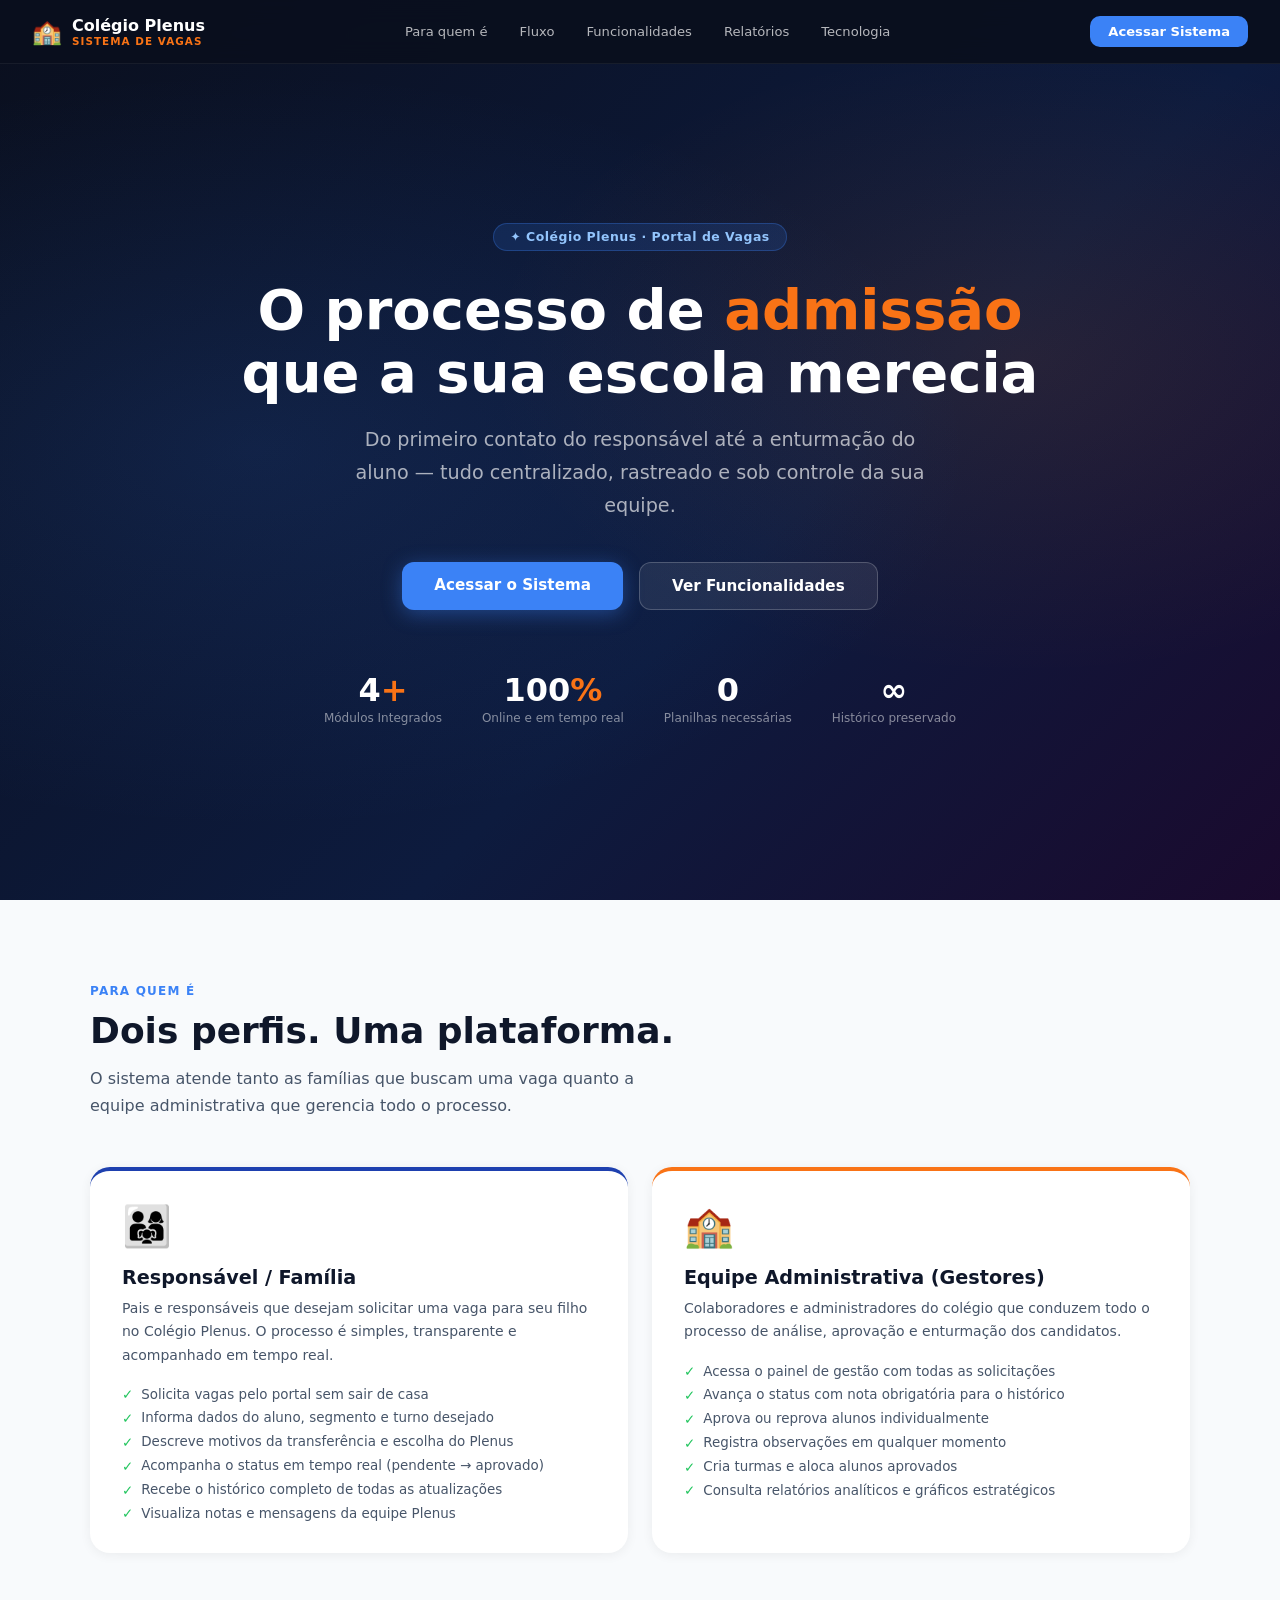
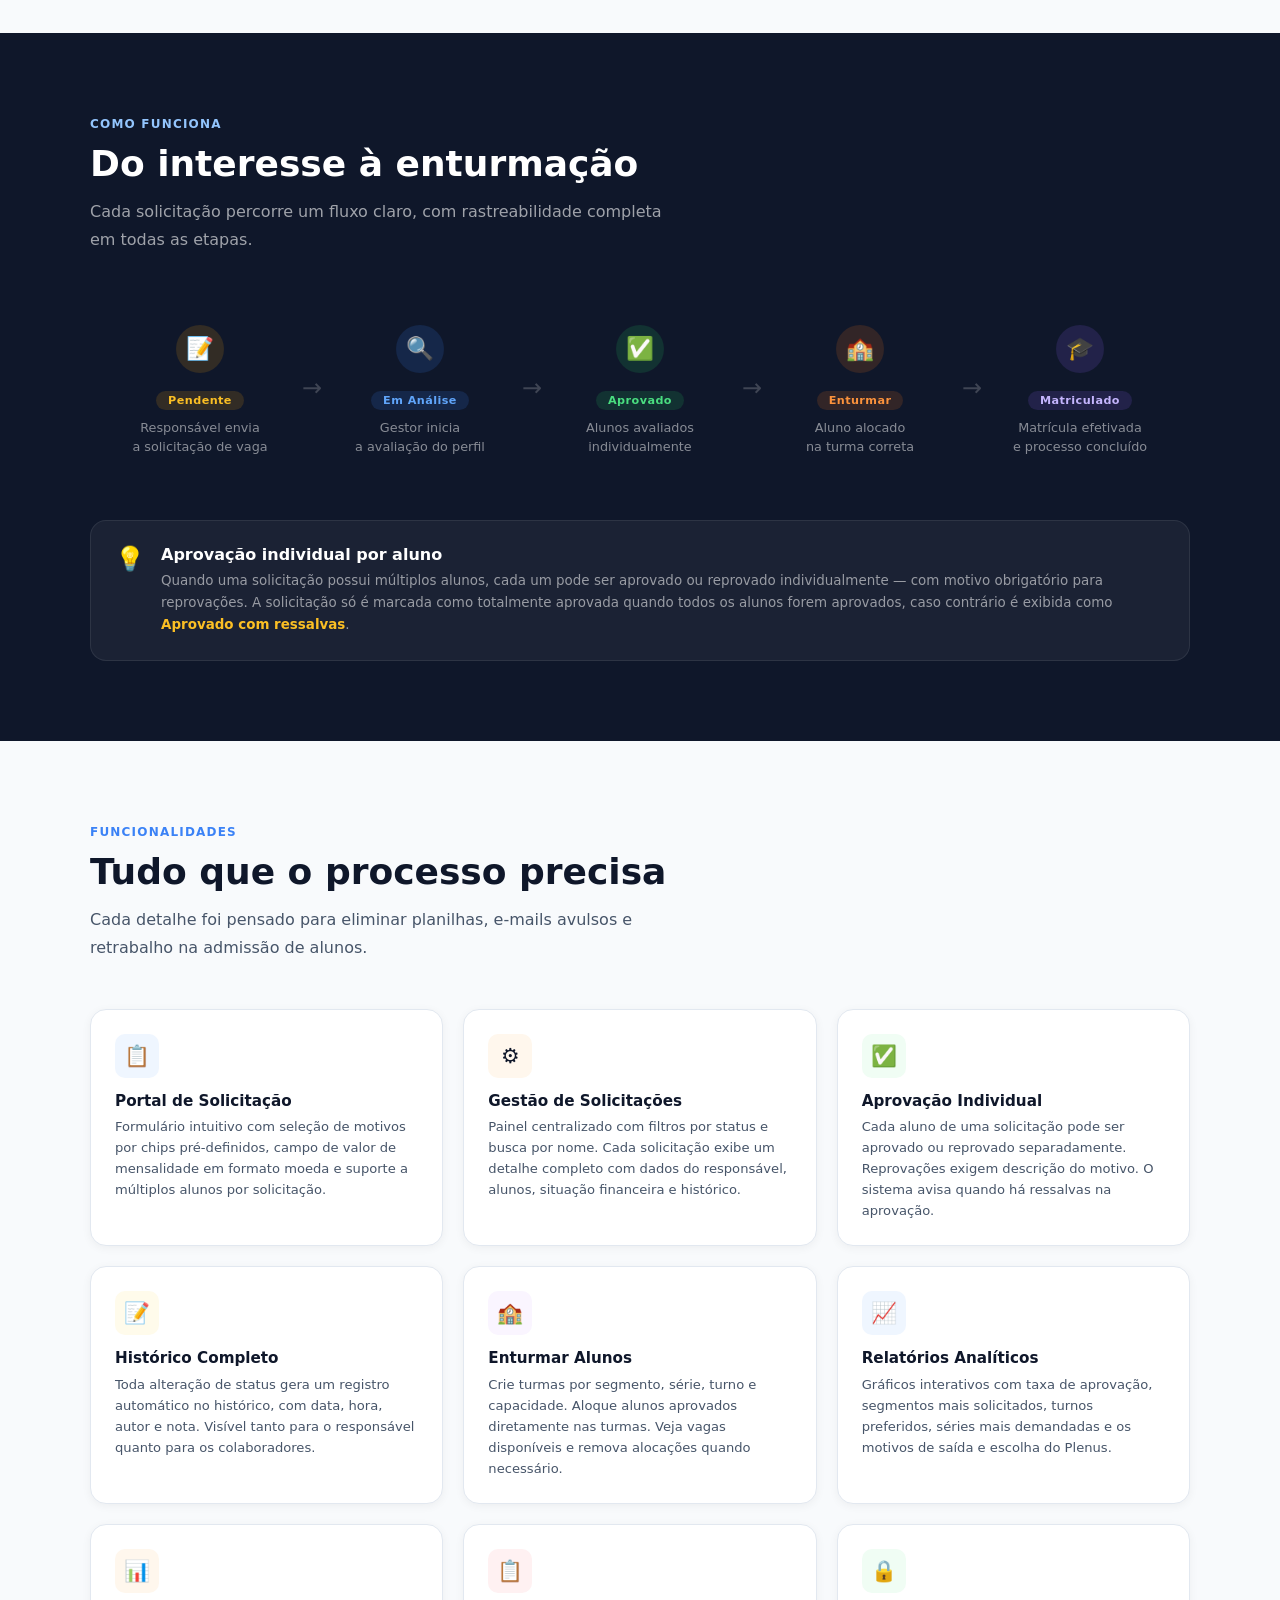
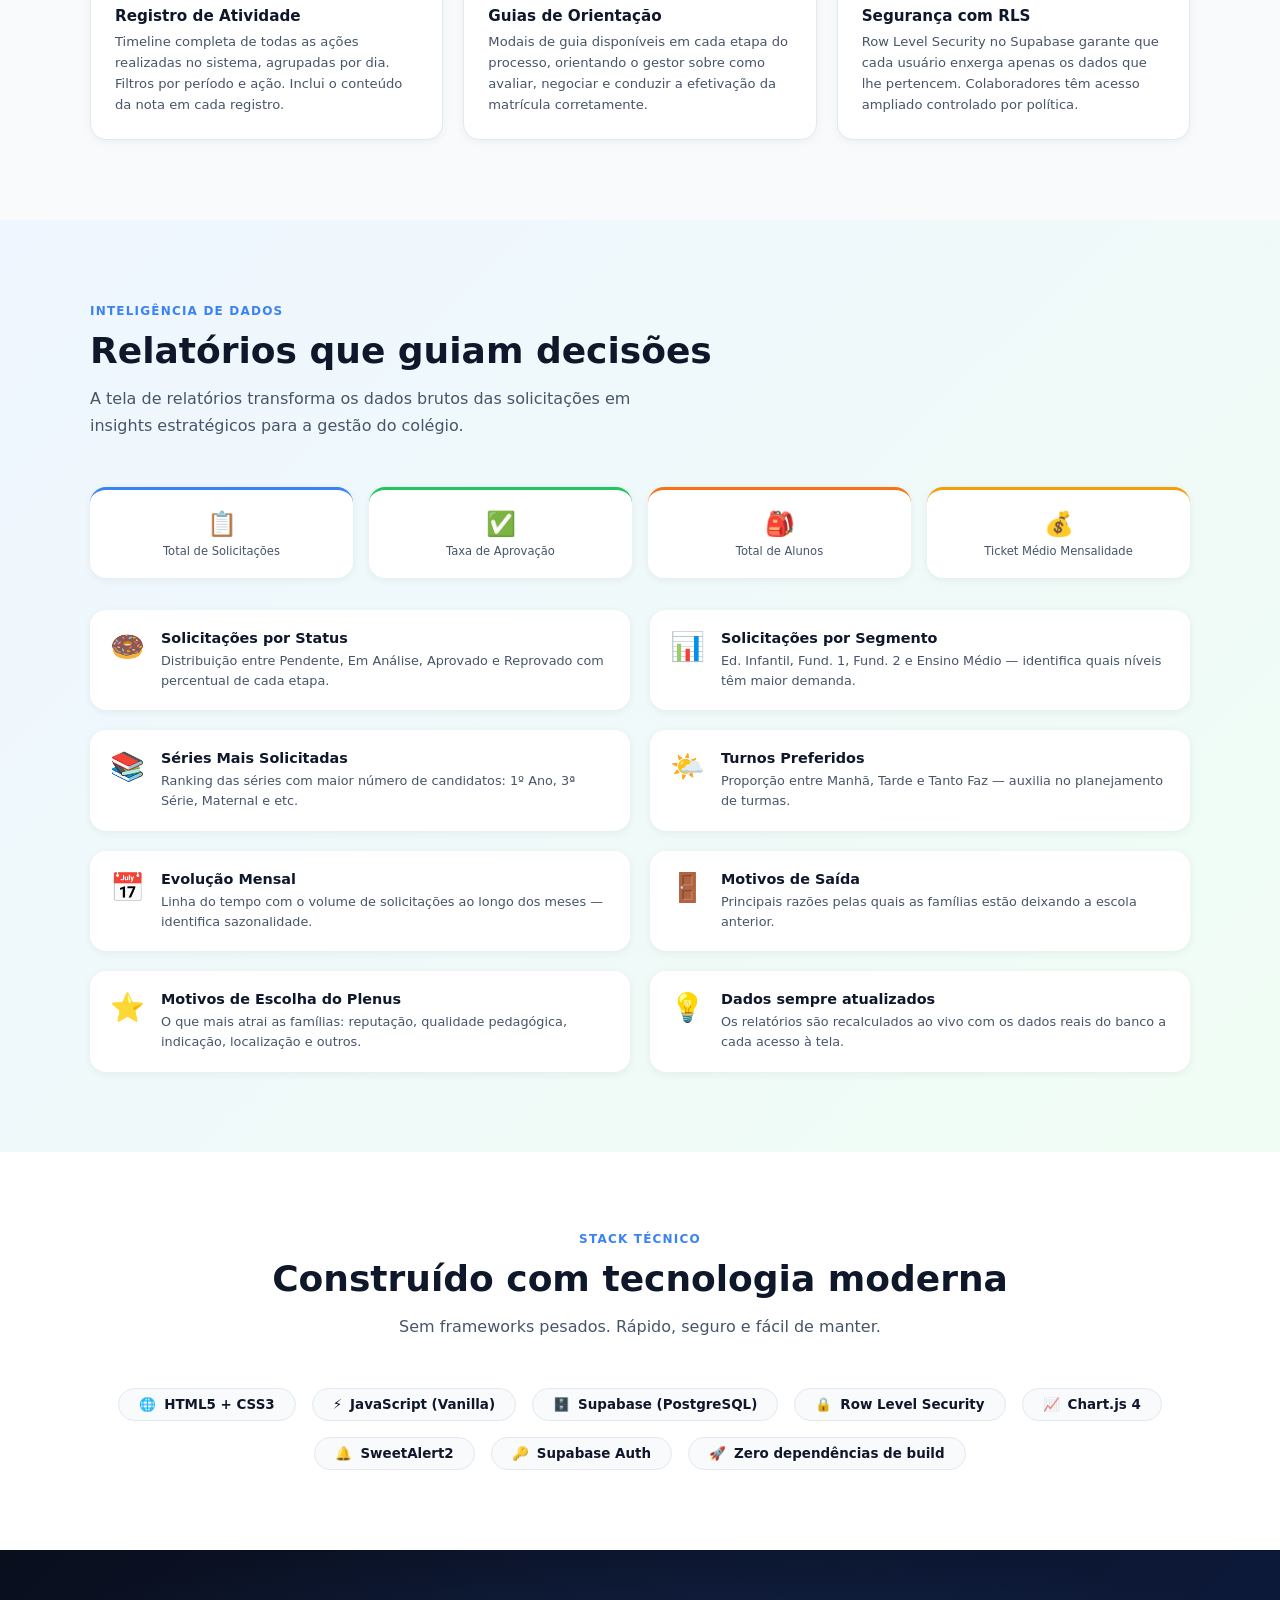
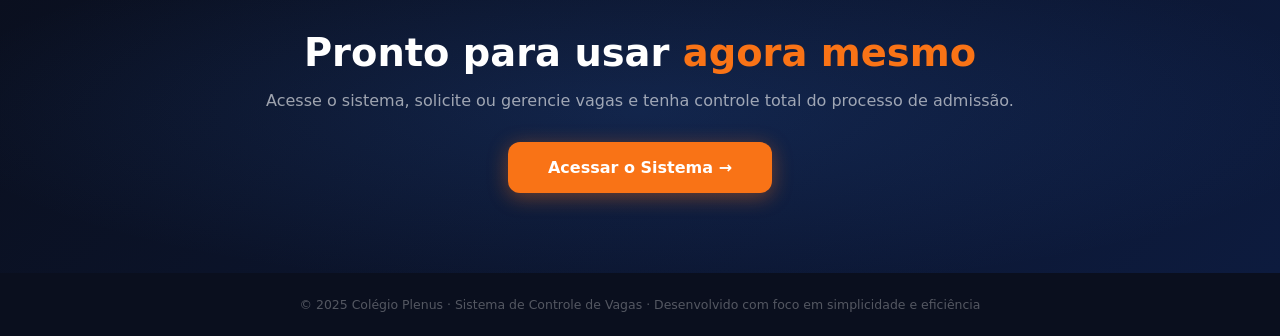
<file: dashboard.html>
<!DOCTYPE html>
<html lang="pt-br">
<head>
  <meta charset="UTF-8">
  <meta name="viewport" content="width=device-width, initial-scale=1.0">
  <title>Apresentação do Sistema – Colégio Plenus</title>
  <style>
    *, *::before, *::after { margin: 0; padding: 0; box-sizing: border-box; }
    html { scroll-behavior: smooth; }
    body {
      font-family: 'Inter', system-ui, -apple-system, 'Segoe UI', Roboto, sans-serif;
      background: #f8fafc;
      color: #0f172a;
      overflow-x: hidden;
    }

    /* ── VARIÁVEIS ── */
    :root {
      --navy:    #0a0f1e;
      --navy-m:  #0f172a;
      --blue:    #3b82f6;
      --blue-d:  #1e40af;
      --orange:  #f97316;
      --green:   #22c55e;
      --red:     #ef4444;
      --yellow:  #f59e0b;
      --white:   #ffffff;
      --smoke:   #f8fafc;
      --gray-l:  #e2e8f0;
      --gray:    #94a3b8;
      --gray-d:  #475569;
    }

    /* ── NAV ── */
    nav {
      position: fixed; top: 0; left: 0; right: 0; z-index: 100;
      background: rgba(10,15,30,0.95);
      backdrop-filter: blur(12px);
      border-bottom: 1px solid rgba(255,255,255,0.06);
      display: flex; align-items: center; justify-content: space-between;
      padding: 0 2rem; height: 64px;
    }
    .nav-brand { display: flex; align-items: center; gap: 0.625rem; text-decoration: none; }
    .nav-brand-icon { font-size: 1.5rem; }
    .nav-brand-name { font-size: 1rem; font-weight: 700; color: #fff; }
    .nav-brand-tag  { font-size: 0.65rem; font-weight: 700; color: var(--orange); text-transform: uppercase; letter-spacing: 0.1em; }
    .nav-links { display: flex; gap: 0.25rem; }
    .nav-links a {
      font-size: 0.82rem; color: rgba(255,255,255,0.7); text-decoration: none;
      padding: 0.4rem 0.875rem; border-radius: 0.5rem; transition: all 0.2s;
    }
    .nav-links a:hover { color: #fff; background: rgba(255,255,255,0.08); }
    .nav-cta {
      background: var(--blue); color: #fff; border: none; border-radius: 0.625rem;
      padding: 0.5rem 1.125rem; font-size: 0.82rem; font-weight: 600;
      cursor: pointer; text-decoration: none; transition: all 0.2s;
    }
    .nav-cta:hover { background: var(--blue-d); }

    /* ── HERO ── */
    .hero {
      min-height: 100vh;
      background: linear-gradient(135deg, var(--navy) 0%, #0d1b3e 60%, #1a0a2e 100%);
      display: flex; flex-direction: column; align-items: center; justify-content: center;
      text-align: center; padding: 8rem 2rem 5rem; position: relative; overflow: hidden;
    }
    .hero::before {
      content: '';
      position: absolute; inset: 0;
      background:
        radial-gradient(ellipse 80% 60% at 20% 50%, rgba(59,130,246,0.12) 0%, transparent 70%),
        radial-gradient(ellipse 60% 50% at 80% 40%, rgba(249,115,22,0.10) 0%, transparent 70%);
    }
    .hero-badge {
      display: inline-flex; align-items: center; gap: 0.5rem;
      background: rgba(59,130,246,0.15); border: 1px solid rgba(59,130,246,0.3);
      color: #93c5fd; border-radius: 9999px;
      padding: 0.35rem 1rem; font-size: 0.78rem; font-weight: 600;
      margin-bottom: 1.75rem; letter-spacing: 0.04em; position: relative;
    }
    .hero h1 {
      font-size: clamp(2rem, 5vw, 3.5rem);
      font-weight: 900; color: #fff; line-height: 1.12;
      max-width: 800px; margin-bottom: 1.25rem; position: relative;
    }
    .hero h1 span { color: var(--orange); }
    .hero p {
      font-size: clamp(1rem, 2vw, 1.2rem); color: rgba(255,255,255,0.65);
      max-width: 580px; line-height: 1.7; margin-bottom: 2.5rem; position: relative;
    }
    .hero-actions { display: flex; gap: 1rem; justify-content: center; flex-wrap: wrap; position: relative; }
    .btn-hero-primary {
      background: var(--blue); color: #fff; border: none;
      padding: 0.875rem 2rem; border-radius: 0.75rem;
      font-size: 0.95rem; font-weight: 700; cursor: pointer;
      text-decoration: none; transition: all 0.2s;
      box-shadow: 0 4px 20px rgba(59,130,246,0.4);
    }
    .btn-hero-primary:hover { background: var(--blue-d); transform: translateY(-1px); }
    .btn-hero-secondary {
      background: rgba(255,255,255,0.08); color: #fff;
      border: 1px solid rgba(255,255,255,0.2);
      padding: 0.875rem 2rem; border-radius: 0.75rem;
      font-size: 0.95rem; font-weight: 600; cursor: pointer;
      text-decoration: none; transition: all 0.2s;
    }
    .btn-hero-secondary:hover { background: rgba(255,255,255,0.14); }

    .hero-stats {
      display: flex; gap: 2.5rem; margin-top: 4rem;
      position: relative; flex-wrap: wrap; justify-content: center;
    }
    .hero-stat { text-align: center; }
    .hero-stat-val { font-size: 2rem; font-weight: 900; color: #fff; line-height: 1; }
    .hero-stat-val span { color: var(--orange); }
    .hero-stat-label { font-size: 0.75rem; color: rgba(255,255,255,0.5); margin-top: 0.3rem; }

    /* ── SEÇÕES ── */
    section { padding: 5rem 2rem; }
    .container { max-width: 1100px; margin: 0 auto; }
    .section-eyebrow {
      display: inline-block; font-size: 0.75rem; font-weight: 700;
      color: var(--blue); text-transform: uppercase; letter-spacing: 0.1em;
      margin-bottom: 0.75rem;
    }
    .section-title { font-size: clamp(1.6rem, 3vw, 2.25rem); font-weight: 800; color: var(--navy-m); margin-bottom: 0.875rem; }
    .section-sub { font-size: 1rem; color: var(--gray-d); line-height: 1.7; max-width: 580px; }
    .section-header { margin-bottom: 3rem; }

    /* ── PÚBLICO ── */
    .publico-grid {
      display: grid; grid-template-columns: 1fr 1fr; gap: 1.5rem;
    }
    .publico-card {
      background: var(--white); border-radius: 1.25rem;
      box-shadow: 0 2px 12px rgba(0,0,0,0.06);
      padding: 2rem; border-top: 4px solid var(--blue-d);
      transition: transform 0.2s, box-shadow 0.2s;
    }
    .publico-card.orange { border-top-color: var(--orange); }
    .publico-card:hover { transform: translateY(-3px); box-shadow: 0 8px 30px rgba(0,0,0,0.1); }
    .publico-icon { font-size: 2.5rem; margin-bottom: 1rem; }
    .publico-title { font-size: 1.2rem; font-weight: 800; margin-bottom: 0.5rem; }
    .publico-desc  { font-size: 0.875rem; color: var(--gray-d); line-height: 1.65; margin-bottom: 1.25rem; }
    .publico-lista { list-style: none; display: flex; flex-direction: column; gap: 0.5rem; }
    .publico-lista li { display: flex; align-items: flex-start; gap: 0.5rem; font-size: 0.84rem; color: var(--gray-d); }
    .publico-lista li::before { content: '✓'; color: var(--green); font-weight: 700; flex-shrink: 0; margin-top: 0.05rem; }

    /* ── FLUXO ── */
    #fluxo { background: var(--navy-m); }
    #fluxo .section-eyebrow { color: #93c5fd; }
    #fluxo .section-title { color: #fff; }
    #fluxo .section-sub { color: rgba(255,255,255,0.6); }

    .fluxo-steps {
      display: flex; align-items: flex-start; gap: 0; flex-wrap: wrap;
      position: relative;
    }
    .fluxo-step {
      flex: 1; min-width: 160px; text-align: center;
      padding: 1.5rem 1rem; position: relative;
    }
    .fluxo-step:not(:last-child)::after {
      content: '→';
      position: absolute; right: -0.75rem; top: 50%; transform: translateY(-60%);
      font-size: 1.5rem; color: rgba(255,255,255,0.2);
    }
    .fluxo-num {
      width: 48px; height: 48px; border-radius: 50%;
      display: flex; align-items: center; justify-content: center;
      font-size: 1.4rem; margin: 0 auto 1rem;
    }
    .fluxo-num.pendente   { background: rgba(245,158,11,0.15); }
    .fluxo-num.analise    { background: rgba(59,130,246,0.15); }
    .fluxo-num.aprovado   { background: rgba(34,197,94,0.15); }
    .fluxo-num.reprovado  { background: rgba(239,68,68,0.15); }
    .fluxo-num.enturmar   { background: rgba(249,115,22,0.15); }
    .fluxo-badge {
      display: inline-block; padding: 0.2rem 0.75rem; border-radius: 9999px;
      font-size: 0.7rem; font-weight: 700; letter-spacing: 0.04em; margin-bottom: 0.5rem;
    }
    .fluxo-badge.pendente  { background: rgba(245,158,11,0.15); color: #fbbf24; }
    .fluxo-badge.analise   { background: rgba(59,130,246,0.15);  color: #60a5fa; }
    .fluxo-badge.aprovado  { background: rgba(34,197,94,0.15);   color: #4ade80; }
    .fluxo-badge.reprovado { background: rgba(239,68,68,0.15);   color: #f87171; }
    .fluxo-badge.enturmar  { background: rgba(249,115,22,0.15);  color: #fb923c; }
    .fluxo-label { font-size: 0.8rem; color: rgba(255,255,255,0.5); line-height: 1.5; }

    /* ── FUNCIONALIDADES ── */
    .feat-grid {
      display: grid;
      grid-template-columns: repeat(3, 1fr);
      gap: 1.25rem;
    }
    .feat-card {
      background: var(--white); border-radius: 1rem;
      box-shadow: 0 2px 10px rgba(0,0,0,0.05);
      padding: 1.5rem; transition: transform 0.2s, box-shadow 0.2s;
      border: 1px solid var(--gray-l);
    }
    .feat-card:hover { transform: translateY(-2px); box-shadow: 0 6px 24px rgba(0,0,0,0.09); }
    .feat-icon-wrap {
      width: 44px; height: 44px; border-radius: 0.625rem;
      display: flex; align-items: center; justify-content: center;
      font-size: 1.3rem; margin-bottom: 0.875rem;
    }
    .feat-icon-wrap.blue   { background: #eff6ff; }
    .feat-icon-wrap.orange { background: #fff7ed; }
    .feat-icon-wrap.green  { background: #f0fdf4; }
    .feat-icon-wrap.purple { background: #faf5ff; }
    .feat-icon-wrap.red    { background: #fff1f2; }
    .feat-icon-wrap.yellow { background: #fffbeb; }
    .feat-title { font-size: 0.95rem; font-weight: 700; margin-bottom: 0.4rem; color: var(--navy-m); }
    .feat-desc  { font-size: 0.82rem; color: var(--gray-d); line-height: 1.6; }

    /* ── RELATÓRIOS ── */
    #relatorios { background: linear-gradient(135deg, #eff6ff 0%, #f0fdf4 100%); }
    .rel-preview-grid {
      display: grid; grid-template-columns: repeat(4, 1fr); gap: 1rem; margin-bottom: 2rem;
    }
    .rel-kpi {
      background: var(--white); border-radius: 1rem;
      box-shadow: 0 2px 8px rgba(0,0,0,0.06);
      padding: 1.25rem; text-align: center;
      border-top: 3px solid var(--gray-l);
    }
    .rel-kpi.blue   { border-top-color: var(--blue); }
    .rel-kpi.green  { border-top-color: var(--green); }
    .rel-kpi.orange { border-top-color: var(--orange); }
    .rel-kpi.yellow { border-top-color: var(--yellow); }
    .rel-kpi-ico  { font-size: 1.5rem; margin-bottom: 0.35rem; }
    .rel-kpi-lbl  { font-size: 0.72rem; color: var(--gray-d); font-weight: 500; }

    .rel-chart-list {
      display: grid; grid-template-columns: 1fr 1fr; gap: 1.25rem;
    }
    .rel-chart-item {
      background: var(--white); border-radius: 1rem;
      box-shadow: 0 2px 8px rgba(0,0,0,0.06);
      padding: 1.25rem; display: flex; align-items: flex-start; gap: 1rem;
    }
    .rel-chart-icon { font-size: 1.75rem; flex-shrink: 0; }
    .rel-chart-name { font-size: 0.9rem; font-weight: 700; margin-bottom: 0.3rem; }
    .rel-chart-desc { font-size: 0.8rem; color: var(--gray-d); line-height: 1.55; }

    /* ── TECH ── */
    #tecnologia { background: var(--white); }
    .tech-grid { display: flex; gap: 1rem; flex-wrap: wrap; justify-content: center; }
    .tech-pill {
      display: flex; align-items: center; gap: 0.5rem;
      background: var(--smoke); border: 1px solid var(--gray-l);
      border-radius: 9999px; padding: 0.5rem 1.25rem;
      font-size: 0.84rem; font-weight: 600; color: var(--navy-m);
    }

    /* ── CTA FINAL ── */
    .cta-section {
      background: linear-gradient(135deg, var(--navy) 0%, #0d1b3e 100%);
      text-align: center; padding: 5rem 2rem; position: relative; overflow: hidden;
    }
    .cta-section::before {
      content: '';
      position: absolute; inset: 0;
      background: radial-gradient(ellipse 80% 80% at 50% 50%, rgba(59,130,246,0.15) 0%, transparent 70%);
    }
    .cta-section h2 { font-size: clamp(1.6rem, 3vw, 2.5rem); font-weight: 900; color: #fff; margin-bottom: 1rem; position: relative; }
    .cta-section h2 span { color: var(--orange); }
    .cta-section p { font-size: 1rem; color: rgba(255,255,255,0.6); margin-bottom: 2rem; position: relative; }
    .cta-btn {
      background: var(--orange); color: #fff; border: none;
      padding: 1rem 2.5rem; border-radius: 0.75rem;
      font-size: 1rem; font-weight: 700; cursor: pointer;
      text-decoration: none; display: inline-block;
      box-shadow: 0 4px 20px rgba(249,115,22,0.4);
      transition: all 0.2s; position: relative;
    }
    .cta-btn:hover { background: #ea580c; transform: translateY(-2px); }

    /* ── FOOTER ── */
    footer {
      background: var(--navy);
      text-align: center; padding: 1.5rem;
      font-size: 0.78rem; color: rgba(255,255,255,0.3);
    }

    /* ── RESPONSIVO ── */
    @media (max-width: 900px) {
      .publico-grid  { grid-template-columns: 1fr; }
      .feat-grid     { grid-template-columns: 1fr 1fr; }
      .rel-preview-grid { grid-template-columns: 1fr 1fr; }
      .rel-chart-list   { grid-template-columns: 1fr; }
      .fluxo-step:not(:last-child)::after { display: none; }
    }
    @media (max-width: 600px) {
      .feat-grid     { grid-template-columns: 1fr; }
      .nav-links     { display: none; }
      .hero-stats    { gap: 1.5rem; }
    }
  </style>
</head>
<body>

<!-- ═══════════ NAV ═══════════ -->
<nav>
  <a href="#" class="nav-brand">
    <span class="nav-brand-icon">🏫</span>
    <div>
      <div class="nav-brand-name">Colégio Plenus</div>
      <div class="nav-brand-tag">Sistema de Vagas</div>
    </div>
  </a>
  <div class="nav-links">
    <a href="#publico">Para quem é</a>
    <a href="#fluxo">Fluxo</a>
    <a href="#funcionalidades">Funcionalidades</a>
    <a href="#relatorios">Relatórios</a>
    <a href="#tecnologia">Tecnologia</a>
  </div>
  <a href="index.html" class="nav-cta">Acessar Sistema</a>
</nav>

<!-- ═══════════ HERO ═══════════ -->
<section class="hero">
  <div class="hero-badge">✦ Colégio Plenus · Portal de Vagas</div>
  <h1>O processo de <span>admissão</span><br>que a sua escola merecia</h1>
  <p>Do primeiro contato do responsável até a enturmação do aluno — tudo centralizado, rastreado e sob controle da sua equipe.</p>
  <div class="hero-actions">
    <a href="index.html" class="btn-hero-primary">Acessar o Sistema</a>
    <a href="#funcionalidades" class="btn-hero-secondary">Ver Funcionalidades</a>
  </div>
  <div class="hero-stats">
    <div class="hero-stat">
      <div class="hero-stat-val">4<span>+</span></div>
      <div class="hero-stat-label">Módulos Integrados</div>
    </div>
    <div class="hero-stat">
      <div class="hero-stat-val">100<span>%</span></div>
      <div class="hero-stat-label">Online e em tempo real</div>
    </div>
    <div class="hero-stat">
      <div class="hero-stat-val">0</div>
      <div class="hero-stat-label">Planilhas necessárias</div>
    </div>
    <div class="hero-stat">
      <div class="hero-stat-val">∞</div>
      <div class="hero-stat-label">Histórico preservado</div>
    </div>
  </div>
</section>

<!-- ═══════════ PARA QUEM É ═══════════ -->
<section id="publico">
  <div class="container">
    <div class="section-header">
      <span class="section-eyebrow">Para quem é</span>
      <h2 class="section-title">Dois perfis. Uma plataforma.</h2>
      <p class="section-sub">O sistema atende tanto as famílias que buscam uma vaga quanto a equipe administrativa que gerencia todo o processo.</p>
    </div>
    <div class="publico-grid">

      <div class="publico-card">
        <div class="publico-icon">👨‍👩‍👧</div>
        <div class="publico-title">Responsável / Família</div>
        <div class="publico-desc">
          Pais e responsáveis que desejam solicitar uma vaga para seu filho no Colégio Plenus. O processo é simples, transparente e acompanhado em tempo real.
        </div>
        <ul class="publico-lista">
          <li>Solicita vagas pelo portal sem sair de casa</li>
          <li>Informa dados do aluno, segmento e turno desejado</li>
          <li>Descreve motivos da transferência e escolha do Plenus</li>
          <li>Acompanha o status em tempo real (pendente → aprovado)</li>
          <li>Recebe o histórico completo de todas as atualizações</li>
          <li>Visualiza notas e mensagens da equipe Plenus</li>
        </ul>
      </div>

      <div class="publico-card orange">
        <div class="publico-icon">🏫</div>
        <div class="publico-title">Equipe Administrativa (Gestores)</div>
        <div class="publico-desc">
          Colaboradores e administradores do colégio que conduzem todo o processo de análise, aprovação e enturmação dos candidatos.
        </div>
        <ul class="publico-lista">
          <li>Acessa o painel de gestão com todas as solicitações</li>
          <li>Avança o status com nota obrigatória para o histórico</li>
          <li>Aprova ou reprova alunos individualmente</li>
          <li>Registra observações em qualquer momento</li>
          <li>Cria turmas e aloca alunos aprovados</li>
          <li>Consulta relatórios analíticos e gráficos estratégicos</li>
        </ul>
      </div>

    </div>
  </div>
</section>

<!-- ═══════════ FLUXO ═══════════ -->
<section id="fluxo">
  <div class="container">
    <div class="section-header">
      <span class="section-eyebrow">Como funciona</span>
      <h2 class="section-title">Do interesse à enturmação</h2>
      <p class="section-sub">Cada solicitação percorre um fluxo claro, com rastreabilidade completa em todas as etapas.</p>
    </div>

    <div class="fluxo-steps">
      <div class="fluxo-step">
        <div class="fluxo-num pendente">📝</div>
        <div class="fluxo-badge pendente">Pendente</div>
        <div class="fluxo-label">Responsável envia<br>a solicitação de vaga</div>
      </div>
      <div class="fluxo-step">
        <div class="fluxo-num analise">🔍</div>
        <div class="fluxo-badge analise">Em Análise</div>
        <div class="fluxo-label">Gestor inicia<br>a avaliação do perfil</div>
      </div>
      <div class="fluxo-step">
        <div class="fluxo-num aprovado">✅</div>
        <div class="fluxo-badge aprovado">Aprovado</div>
        <div class="fluxo-label">Alunos avaliados<br>individualmente</div>
      </div>
      <div class="fluxo-step">
        <div class="fluxo-num enturmar">🏫</div>
        <div class="fluxo-badge enturmar">Enturmar</div>
        <div class="fluxo-label">Aluno alocado<br>na turma correta</div>
      </div>
      <div class="fluxo-step">
        <div class="fluxo-num" style="background:rgba(139,92,246,0.15)">🎓</div>
        <div class="fluxo-badge" style="background:rgba(139,92,246,0.15);color:#c4b5fd">Matriculado</div>
        <div class="fluxo-label">Matrícula efetivada<br>e processo concluído</div>
      </div>
    </div>

    <div style="margin-top:2.5rem;padding:1.5rem;background:rgba(255,255,255,0.05);border:1px solid rgba(255,255,255,0.08);border-radius:1rem;display:flex;align-items:flex-start;gap:1rem">
      <span style="font-size:1.5rem;flex-shrink:0">💡</span>
      <div>
        <div style="font-weight:700;color:#fff;margin-bottom:0.35rem">Aprovação individual por aluno</div>
        <div style="font-size:0.84rem;color:rgba(255,255,255,0.55);line-height:1.65">
          Quando uma solicitação possui múltiplos alunos, cada um pode ser aprovado ou reprovado individualmente — com motivo obrigatório para reprovações. A solicitação só é marcada como totalmente aprovada quando todos os alunos forem aprovados, caso contrário é exibida como <strong style="color:#fbbf24">Aprovado com ressalvas</strong>.
        </div>
      </div>
    </div>
  </div>
</section>

<!-- ═══════════ FUNCIONALIDADES ═══════════ -->
<section id="funcionalidades">
  <div class="container">
    <div class="section-header">
      <span class="section-eyebrow">Funcionalidades</span>
      <h2 class="section-title">Tudo que o processo precisa</h2>
      <p class="section-sub">Cada detalhe foi pensado para eliminar planilhas, e-mails avulsos e retrabalho na admissão de alunos.</p>
    </div>

    <div class="feat-grid">

      <div class="feat-card">
        <div class="feat-icon-wrap blue">📋</div>
        <div class="feat-title">Portal de Solicitação</div>
        <div class="feat-desc">
          Formulário intuitivo com seleção de motivos por chips pré-definidos, campo de valor de mensalidade em formato moeda e suporte a múltiplos alunos por solicitação.
        </div>
      </div>

      <div class="feat-card">
        <div class="feat-icon-wrap orange">⚙️</div>
        <div class="feat-title">Gestão de Solicitações</div>
        <div class="feat-desc">
          Painel centralizado com filtros por status e busca por nome. Cada solicitação exibe um detalhe completo com dados do responsável, alunos, situação financeira e histórico.
        </div>
      </div>

      <div class="feat-card">
        <div class="feat-icon-wrap green">✅</div>
        <div class="feat-title">Aprovação Individual</div>
        <div class="feat-desc">
          Cada aluno de uma solicitação pode ser aprovado ou reprovado separadamente. Reprovações exigem descrição do motivo. O sistema avisa quando há ressalvas na aprovação.
        </div>
      </div>

      <div class="feat-card">
        <div class="feat-icon-wrap yellow">📝</div>
        <div class="feat-title">Histórico Completo</div>
        <div class="feat-desc">
          Toda alteração de status gera um registro automático no histórico, com data, hora, autor e nota. Visível tanto para o responsável quanto para os colaboradores.
        </div>
      </div>

      <div class="feat-card">
        <div class="feat-icon-wrap purple">🏫</div>
        <div class="feat-title">Enturmar Alunos</div>
        <div class="feat-desc">
          Crie turmas por segmento, série, turno e capacidade. Aloque alunos aprovados diretamente nas turmas. Veja vagas disponíveis e remova alocações quando necessário.
        </div>
      </div>

      <div class="feat-card">
        <div class="feat-icon-wrap blue">📈</div>
        <div class="feat-title">Relatórios Analíticos</div>
        <div class="feat-desc">
          Gráficos interativos com taxa de aprovação, segmentos mais solicitados, turnos preferidos, séries mais demandadas e os motivos de saída e escolha do Plenus.
        </div>
      </div>

      <div class="feat-card">
        <div class="feat-icon-wrap orange">📊</div>
        <div class="feat-title">Registro de Atividade</div>
        <div class="feat-desc">
          Timeline completa de todas as ações realizadas no sistema, agrupadas por dia. Filtros por período e ação. Inclui o conteúdo da nota em cada registro.
        </div>
      </div>

      <div class="feat-card">
        <div class="feat-icon-wrap red">📋</div>
        <div class="feat-title">Guias de Orientação</div>
        <div class="feat-desc">
          Modais de guia disponíveis em cada etapa do processo, orientando o gestor sobre como avaliar, negociar e conduzir a efetivação da matrícula corretamente.
        </div>
      </div>

      <div class="feat-card">
        <div class="feat-icon-wrap green">🔒</div>
        <div class="feat-title">Segurança com RLS</div>
        <div class="feat-desc">
          Row Level Security no Supabase garante que cada usuário enxerga apenas os dados que lhe pertencem. Colaboradores têm acesso ampliado controlado por política.
        </div>
      </div>

    </div>
  </div>
</section>

<!-- ═══════════ RELATÓRIOS ═══════════ -->
<section id="relatorios">
  <div class="container">
    <div class="section-header">
      <span class="section-eyebrow">Inteligência de dados</span>
      <h2 class="section-title">Relatórios que guiam decisões</h2>
      <p class="section-sub">A tela de relatórios transforma os dados brutos das solicitações em insights estratégicos para a gestão do colégio.</p>
    </div>

    <div class="rel-preview-grid">
      <div class="rel-kpi blue">
        <div class="rel-kpi-ico">📋</div>
        <div class="rel-kpi-lbl">Total de Solicitações</div>
      </div>
      <div class="rel-kpi green">
        <div class="rel-kpi-ico">✅</div>
        <div class="rel-kpi-lbl">Taxa de Aprovação</div>
      </div>
      <div class="rel-kpi orange">
        <div class="rel-kpi-ico">🎒</div>
        <div class="rel-kpi-lbl">Total de Alunos</div>
      </div>
      <div class="rel-kpi yellow">
        <div class="rel-kpi-ico">💰</div>
        <div class="rel-kpi-lbl">Ticket Médio Mensalidade</div>
      </div>
    </div>

    <div class="rel-chart-list">
      <div class="rel-chart-item">
        <div class="rel-chart-icon">🍩</div>
        <div>
          <div class="rel-chart-name">Solicitações por Status</div>
          <div class="rel-chart-desc">Distribuição entre Pendente, Em Análise, Aprovado e Reprovado com percentual de cada etapa.</div>
        </div>
      </div>
      <div class="rel-chart-item">
        <div class="rel-chart-icon">📊</div>
        <div>
          <div class="rel-chart-name">Solicitações por Segmento</div>
          <div class="rel-chart-desc">Ed. Infantil, Fund. 1, Fund. 2 e Ensino Médio — identifica quais níveis têm maior demanda.</div>
        </div>
      </div>
      <div class="rel-chart-item">
        <div class="rel-chart-icon">📚</div>
        <div>
          <div class="rel-chart-name">Séries Mais Solicitadas</div>
          <div class="rel-chart-desc">Ranking das séries com maior número de candidatos: 1º Ano, 3ª Série, Maternal e etc.</div>
        </div>
      </div>
      <div class="rel-chart-item">
        <div class="rel-chart-icon">🌤️</div>
        <div>
          <div class="rel-chart-name">Turnos Preferidos</div>
          <div class="rel-chart-desc">Proporção entre Manhã, Tarde e Tanto Faz — auxilia no planejamento de turmas.</div>
        </div>
      </div>
      <div class="rel-chart-item">
        <div class="rel-chart-icon">📅</div>
        <div>
          <div class="rel-chart-name">Evolução Mensal</div>
          <div class="rel-chart-desc">Linha do tempo com o volume de solicitações ao longo dos meses — identifica sazonalidade.</div>
        </div>
      </div>
      <div class="rel-chart-item">
        <div class="rel-chart-icon">🚪</div>
        <div>
          <div class="rel-chart-name">Motivos de Saída</div>
          <div class="rel-chart-desc">Principais razões pelas quais as famílias estão deixando a escola anterior.</div>
        </div>
      </div>
      <div class="rel-chart-item">
        <div class="rel-chart-icon">⭐</div>
        <div>
          <div class="rel-chart-name">Motivos de Escolha do Plenus</div>
          <div class="rel-chart-desc">O que mais atrai as famílias: reputação, qualidade pedagógica, indicação, localização e outros.</div>
        </div>
      </div>
      <div class="rel-chart-item">
        <div class="rel-chart-icon">💡</div>
        <div>
          <div class="rel-chart-name">Dados sempre atualizados</div>
          <div class="rel-chart-desc">Os relatórios são recalculados ao vivo com os dados reais do banco a cada acesso à tela.</div>
        </div>
      </div>
    </div>
  </div>
</section>

<!-- ═══════════ TECNOLOGIA ═══════════ -->
<section id="tecnologia">
  <div class="container" style="text-align:center">
    <div class="section-header" style="align-items:center;display:flex;flex-direction:column">
      <span class="section-eyebrow">Stack técnico</span>
      <h2 class="section-title">Construído com tecnologia moderna</h2>
      <p class="section-sub">Sem frameworks pesados. Rápido, seguro e fácil de manter.</p>
    </div>
    <div class="tech-grid">
      <div class="tech-pill"><span>🌐</span> HTML5 + CSS3</div>
      <div class="tech-pill"><span>⚡</span> JavaScript (Vanilla)</div>
      <div class="tech-pill"><span>🗄️</span> Supabase (PostgreSQL)</div>
      <div class="tech-pill"><span>🔒</span> Row Level Security</div>
      <div class="tech-pill"><span>📈</span> Chart.js 4</div>
      <div class="tech-pill"><span>🔔</span> SweetAlert2</div>
      <div class="tech-pill"><span>🔑</span> Supabase Auth</div>
      <div class="tech-pill"><span>🚀</span> Zero dependências de build</div>
    </div>
  </div>
</section>

<!-- ═══════════ CTA FINAL ═══════════ -->
<section class="cta-section">
  <h2>Pronto para usar <span>agora mesmo</span></h2>
  <p>Acesse o sistema, solicite ou gerencie vagas e tenha controle total do processo de admissão.</p>
  <a href="index.html" class="cta-btn">Acessar o Sistema →</a>
</section>

<footer>
  © 2025 Colégio Plenus · Sistema de Controle de Vagas · Desenvolvido com foco em simplicidade e eficiência
</footer>

</body>
</html>
</file>
